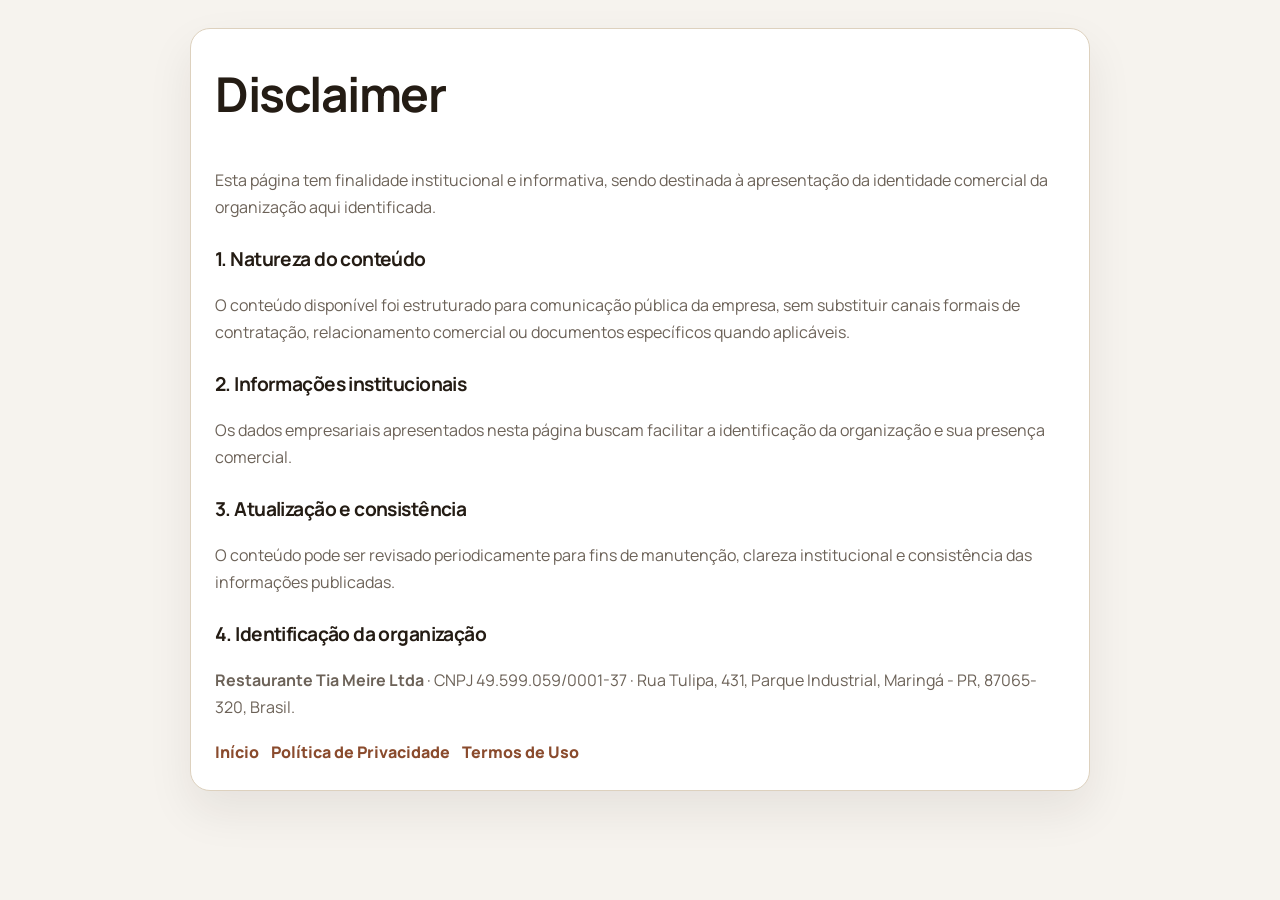
<file: prepol/disclaimer.html>
<!DOCTYPE html>
<html lang="pt-BR">
<head>
  <meta charset="UTF-8">
  <meta name="viewport" content="width=device-width, initial-scale=1.0">
  <meta name="robots" content="index,follow">
  <title>Disclaimer | Restaurante Tia Meire</title>
  <meta name="description" content="Disclaimer institucional do Restaurante Tia Meire Ltda.">
  <link rel="preconnect" href="https://fonts.googleapis.com">
  <link rel="preconnect" href="https://fonts.gstatic.com" crossorigin>
  <link href="https://fonts.googleapis.com/css2?family=Manrope:wght@400;500;600;700;800&display=swap" rel="stylesheet">
  <style>
    body { margin: 0; font-family: "Manrope", sans-serif; background: #f6f3ee; color: #241c14; line-height: 1.7; }
    .wrap { width: min(calc(100% - 28px), 900px); margin: 0 auto; padding: 28px 0 36px; }
    .panel { background: #fff; border: 1px solid #ddd1be; border-radius: 20px; box-shadow: 0 20px 46px rgba(36,28,20,.08); padding: 24px; }
    h1, h2 { letter-spacing: -0.03em; }
    h1 { margin-top: 0; font-size: clamp(2rem, 5vw, 3rem); }
    h2 { margin: 22px 0 8px; font-size: 1.2rem; }
    p, li { color: #6c6258; }
    a { color: #8a4b2d; text-decoration: none; font-weight: 800; }
    .links { display: flex; flex-wrap: wrap; gap: 12px; margin-top: 18px; }
  </style>
</head>
<body>
  <div class="wrap">
    <div class="panel">
      <h1>Disclaimer</h1>
      <p>Esta página tem finalidade institucional e informativa, sendo destinada à apresentação da identidade comercial da organização aqui identificada.</p>

      <h2>1. Natureza do conteúdo</h2>
      <p>O conteúdo disponível foi estruturado para comunicação pública da empresa, sem substituir canais formais de contratação, relacionamento comercial ou documentos específicos quando aplicáveis.</p>

      <h2>2. Informações institucionais</h2>
      <p>Os dados empresariais apresentados nesta página buscam facilitar a identificação da organização e sua presença comercial.</p>

      <h2>3. Atualização e consistência</h2>
      <p>O conteúdo pode ser revisado periodicamente para fins de manutenção, clareza institucional e consistência das informações publicadas.</p>

      <h2>4. Identificação da organização</h2>
      <p><strong>Restaurante Tia Meire Ltda</strong> · CNPJ 49.599.059/0001-37 · Rua Tulipa, 431, Parque Industrial, Maringá - PR, 87065-320, Brasil.</p>

      <div class="links">
        <a href="index.html">Início</a>
        <a href="privacy.html">Política de Privacidade</a>
        <a href="terms.html">Termos de Uso</a>
      </div>
    </div>
  </div>
</body>
</html>
</file>
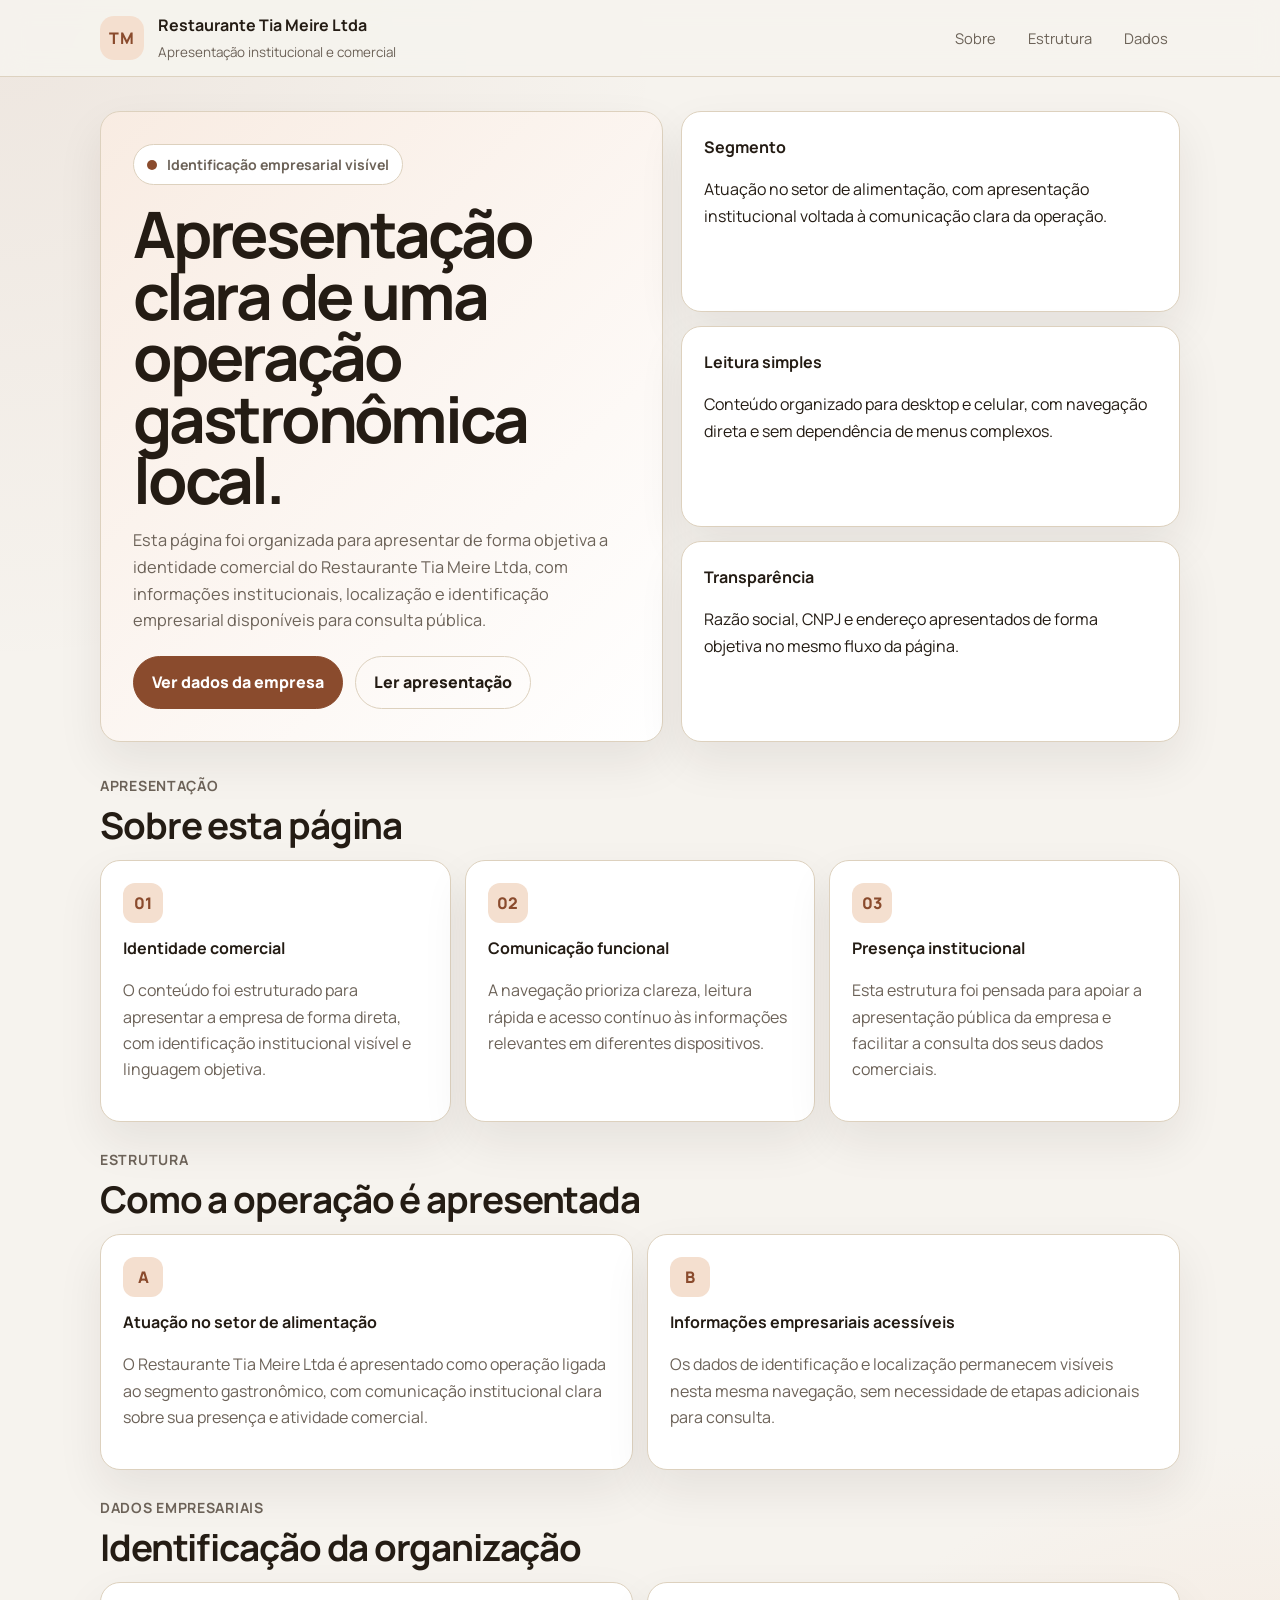
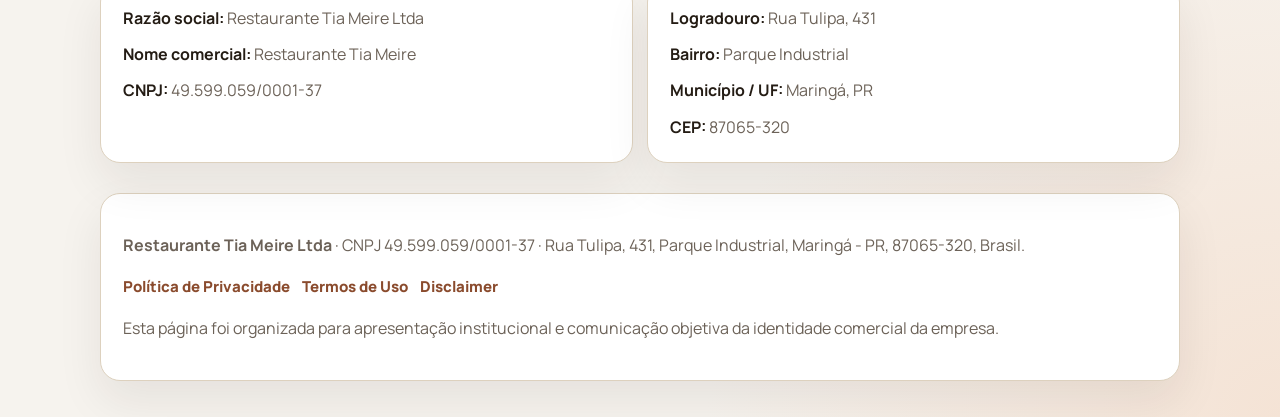
<file: prepol/prepol.html>
<!DOCTYPE html>
<html lang="pt-BR">
<head>
  <meta charset="UTF-8">
  <meta name="viewport" content="width=device-width, initial-scale=1.0">
  <meta name="robots" content="index,follow">
  <title>Restaurante Tia Meire | Apresentação Institucional</title>
  <meta name="description" content="Página institucional do Restaurante Tia Meire Ltda com apresentação da empresa, identificação comercial e informações de contato.">
  <link rel="preconnect" href="https://fonts.googleapis.com">
  <link rel="preconnect" href="https://fonts.gstatic.com" crossorigin>
  <link href="https://fonts.googleapis.com/css2?family=Manrope:wght@400;500;600;700;800&display=swap" rel="stylesheet">
  <style>
    :root {
      --bg: #f6f3ee;
      --surface: #ffffff;
      --surface-soft: #efe7da;
      --line: #ddd1be;
      --text: #241c14;
      --muted: #6c6258;
      --accent: #8a4b2d;
      --accent-soft: #f4dfcf;
      --radius: 20px;
      --shadow: 0 20px 46px rgba(36, 28, 20, 0.08);
      --max: 1080px;
    }

    * { box-sizing: border-box; }
    body {
      margin: 0;
      font-family: "Manrope", sans-serif;
      color: var(--text);
      background:
        radial-gradient(circle at top left, rgba(138, 75, 45, 0.08), transparent 28%),
        radial-gradient(circle at bottom right, rgba(244, 223, 207, 0.8), transparent 24%),
        var(--bg);
      line-height: 1.65;
    }

    a { color: inherit; text-decoration: none; }

    .wrap {
      width: min(calc(100% - 28px), var(--max));
      margin: 0 auto;
    }

    header {
      position: sticky;
      top: 0;
      z-index: 20;
      background: rgba(246, 243, 238, 0.92);
      backdrop-filter: blur(12px);
      border-bottom: 1px solid rgba(221, 209, 190, 0.95);
    }

    .topbar {
      min-height: 76px;
      display: flex;
      align-items: center;
      justify-content: space-between;
      gap: 18px;
    }

    .brand {
      display: flex;
      align-items: center;
      gap: 14px;
      min-width: 0;
    }

    .brand-mark {
      width: 44px;
      height: 44px;
      border-radius: 14px;
      display: grid;
      place-items: center;
      background: var(--accent-soft);
      color: var(--accent);
      font-weight: 800;
      letter-spacing: 0.04em;
      flex: 0 0 auto;
    }

    .brand strong {
      display: block;
      font-size: 1rem;
    }

    .brand small {
      color: var(--muted);
      font-size: 0.84rem;
    }

    nav {
      display: flex;
      flex-wrap: wrap;
      gap: 8px;
    }

    nav a {
      padding: 9px 12px;
      border-radius: 999px;
      color: var(--muted);
      font-size: 0.92rem;
    }

    nav a:hover {
      background: var(--surface-soft);
      color: var(--text);
    }

    .hero {
      padding: 34px 0 18px;
      display: grid;
      grid-template-columns: minmax(0, 1.06fr) minmax(300px, 0.94fr);
      gap: 18px;
      align-items: stretch;
    }

    .panel, .card, footer {
      background: var(--surface);
      border: 1px solid var(--line);
      border-radius: var(--radius);
      box-shadow: var(--shadow);
    }

    .hero-main {
      padding: 32px;
      background:
        linear-gradient(135deg, rgba(244, 223, 207, 0.6), rgba(255, 255, 255, 0.98)),
        var(--surface);
    }

    .eyebrow {
      display: inline-flex;
      align-items: center;
      gap: 10px;
      padding: 8px 13px;
      border-radius: 999px;
      background: #fff;
      border: 1px solid var(--line);
      color: var(--muted);
      font-size: 0.88rem;
      font-weight: 700;
    }

    .eyebrow::before {
      content: "";
      width: 10px;
      height: 10px;
      border-radius: 50%;
      background: var(--accent);
    }

    h1 {
      margin: 18px 0 12px;
      font-size: clamp(2.2rem, 5vw, 4.15rem);
      line-height: 0.96;
      letter-spacing: -0.05em;
      max-width: 10ch;
    }

    .lead, .card p, footer p, li {
      color: var(--muted);
    }

    .lead {
      max-width: 58ch;
      font-size: 1.02rem;
    }

    .actions {
      display: flex;
      flex-wrap: wrap;
      gap: 12px;
      margin-top: 22px;
    }

    .button {
      display: inline-flex;
      align-items: center;
      justify-content: center;
      min-height: 48px;
      padding: 12px 18px;
      border-radius: 999px;
      font-weight: 800;
      border: 1px solid var(--line);
    }

    .button.primary {
      background: var(--accent);
      color: #fff;
      border-color: var(--accent);
    }

    .hero-side {
      display: grid;
      gap: 14px;
    }

    .summary {
      padding: 22px;
    }

    .summary strong {
      display: block;
      margin-bottom: 6px;
      font-size: 1rem;
    }

    section {
      padding: 12px 0;
    }

    .section-head {
      margin-bottom: 14px;
    }

    .section-head span {
      color: var(--muted);
      font-size: 0.88rem;
      font-weight: 700;
      text-transform: uppercase;
      letter-spacing: 0.05em;
    }

    h2 {
      margin: 8px 0 0;
      font-size: clamp(1.55rem, 3vw, 2.3rem);
      line-height: 1.08;
      letter-spacing: -0.03em;
    }

    .grid-3, .grid-2 {
      display: grid;
      gap: 14px;
    }

    .grid-3 { grid-template-columns: repeat(3, minmax(0, 1fr)); }
    .grid-2 { grid-template-columns: repeat(2, minmax(0, 1fr)); }

    .card {
      padding: 22px;
    }

    .icon {
      width: 40px;
      height: 40px;
      border-radius: 12px;
      display: grid;
      place-items: center;
      background: var(--accent-soft);
      color: var(--accent);
      font-weight: 800;
      margin-bottom: 12px;
    }

    .card h3 {
      margin: 0 0 10px;
      font-size: 1rem;
    }

    .facts {
      list-style: none;
      margin: 0;
      padding: 0;
    }

    .facts li + li {
      margin-top: 10px;
    }

    .facts strong {
      color: var(--text);
    }

    footer {
      margin: 18px 0 36px;
      padding: 22px;
    }

    .footer-links {
      display: flex;
      flex-wrap: wrap;
      gap: 12px;
      margin: 12px 0;
    }

    .footer-links a {
      color: var(--accent);
      font-weight: 800;
      font-size: 0.94rem;
    }

    @media (max-width: 920px) {
      .hero, .grid-3, .grid-2 {
        grid-template-columns: 1fr;
      }

      .topbar {
        padding: 10px 0;
        align-items: flex-start;
        flex-direction: column;
      }
    }
  </style>
</head>
<body>
  <header>
    <div class="wrap topbar">
      <div class="brand">
        <div class="brand-mark">TM</div>
        <div>
          <strong>Restaurante Tia Meire Ltda</strong>
          <small>Apresentação institucional e comercial</small>
        </div>
      </div>
      <nav>
        <a href="#sobre">Sobre</a>
        <a href="#estrutura">Estrutura</a>
        <a href="#dados">Dados</a>
      </nav>
    </div>
  </header>

  <div class="wrap">
    <main>
      <section class="hero">
        <article class="panel hero-main">
          <div class="eyebrow">Identificação empresarial visível</div>
          <h1>Apresentação clara de uma operação gastronômica local.</h1>
          <p class="lead">Esta página foi organizada para apresentar de forma objetiva a identidade comercial do Restaurante Tia Meire Ltda, com informações institucionais, localização e identificação empresarial disponíveis para consulta pública.</p>
          <div class="actions">
            <a class="button primary" href="#dados">Ver dados da empresa</a>
            <a class="button" href="#sobre">Ler apresentação</a>
          </div>
        </article>

        <aside class="hero-side">
          <div class="panel summary">
            <strong>Segmento</strong>
            <p>Atuação no setor de alimentação, com apresentação institucional voltada à comunicação clara da operação.</p>
          </div>
          <div class="panel summary">
            <strong>Leitura simples</strong>
            <p>Conteúdo organizado para desktop e celular, com navegação direta e sem dependência de menus complexos.</p>
          </div>
          <div class="panel summary">
            <strong>Transparência</strong>
            <p>Razão social, CNPJ e endereço apresentados de forma objetiva no mesmo fluxo da página.</p>
          </div>
        </aside>
      </section>

      <section id="sobre">
        <div class="section-head">
          <span>Apresentação</span>
          <h2>Sobre esta página</h2>
        </div>
        <div class="grid-3">
          <article class="card">
            <div class="icon">01</div>
            <h3>Identidade comercial</h3>
            <p>O conteúdo foi estruturado para apresentar a empresa de forma direta, com identificação institucional visível e linguagem objetiva.</p>
          </article>
          <article class="card">
            <div class="icon">02</div>
            <h3>Comunicação funcional</h3>
            <p>A navegação prioriza clareza, leitura rápida e acesso contínuo às informações relevantes em diferentes dispositivos.</p>
          </article>
          <article class="card">
            <div class="icon">03</div>
            <h3>Presença institucional</h3>
            <p>Esta estrutura foi pensada para apoiar a apresentação pública da empresa e facilitar a consulta dos seus dados comerciais.</p>
          </article>
        </div>
      </section>

      <section id="estrutura">
        <div class="section-head">
          <span>Estrutura</span>
          <h2>Como a operação é apresentada</h2>
        </div>
        <div class="grid-2">
          <article class="card">
            <div class="icon">A</div>
            <h3>Atuação no setor de alimentação</h3>
            <p>O Restaurante Tia Meire Ltda é apresentado como operação ligada ao segmento gastronômico, com comunicação institucional clara sobre sua presença e atividade comercial.</p>
          </article>
          <article class="card">
            <div class="icon">B</div>
            <h3>Informações empresariais acessíveis</h3>
            <p>Os dados de identificação e localização permanecem visíveis nesta mesma navegação, sem necessidade de etapas adicionais para consulta.</p>
          </article>
        </div>
      </section>

      <section id="dados">
        <div class="section-head">
          <span>Dados empresariais</span>
          <h2>Identificação da organização</h2>
        </div>
        <div class="grid-2">
          <article class="card">
            <ul class="facts">
              <li><strong>Razão social:</strong> Restaurante Tia Meire Ltda</li>
              <li><strong>Nome comercial:</strong> Restaurante Tia Meire</li>
              <li><strong>CNPJ:</strong> 49.599.059/0001-37</li>
            </ul>
          </article>
          <article class="card">
            <ul class="facts">
              <li><strong>Logradouro:</strong> Rua Tulipa, 431</li>
              <li><strong>Bairro:</strong> Parque Industrial</li>
              <li><strong>Município / UF:</strong> Maringá, PR</li>
              <li><strong>CEP:</strong> 87065-320</li>
            </ul>
          </article>
        </div>
      </section>
    </main>

    <footer>
      <p><strong>Restaurante Tia Meire Ltda</strong> · CNPJ 49.599.059/0001-37 · Rua Tulipa, 431, Parque Industrial, Maringá - PR, 87065-320, Brasil.</p>
      <div class="footer-links">
        <a href="privacy.html">Política de Privacidade</a>
        <a href="terms.html">Termos de Uso</a>
        <a href="disclaimer.html">Disclaimer</a>
      </div>
      <p>Esta página foi organizada para apresentação institucional e comunicação objetiva da identidade comercial da empresa.</p>
    </footer>
  </div>
</body>
</html>
</file>
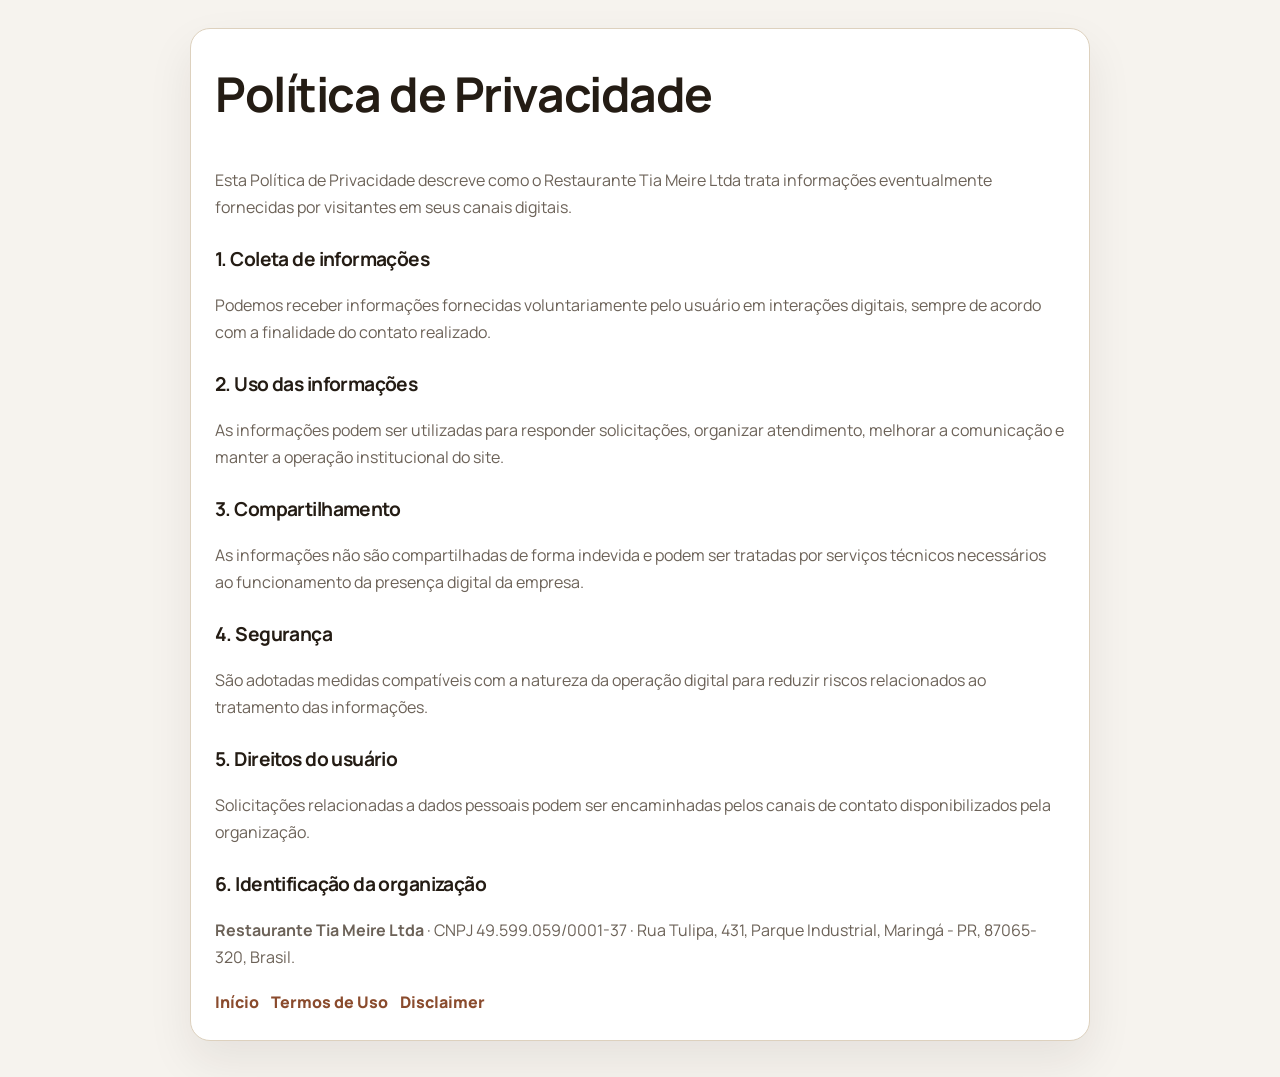
<file: prepol/privacy.html>
<!DOCTYPE html>
<html lang="pt-BR">
<head>
  <meta charset="UTF-8">
  <meta name="viewport" content="width=device-width, initial-scale=1.0">
  <meta name="robots" content="index,follow">
  <title>Política de Privacidade | Restaurante Tia Meire</title>
  <meta name="description" content="Política de Privacidade do Restaurante Tia Meire Ltda.">
  <link rel="preconnect" href="https://fonts.googleapis.com">
  <link rel="preconnect" href="https://fonts.gstatic.com" crossorigin>
  <link href="https://fonts.googleapis.com/css2?family=Manrope:wght@400;500;600;700;800&display=swap" rel="stylesheet">
  <style>
    body { margin: 0; font-family: "Manrope", sans-serif; background: #f6f3ee; color: #241c14; line-height: 1.7; }
    .wrap { width: min(calc(100% - 28px), 900px); margin: 0 auto; padding: 28px 0 36px; }
    .panel { background: #fff; border: 1px solid #ddd1be; border-radius: 20px; box-shadow: 0 20px 46px rgba(36,28,20,.08); padding: 24px; }
    h1, h2 { letter-spacing: -0.03em; }
    h1 { margin-top: 0; font-size: clamp(2rem, 5vw, 3rem); }
    h2 { margin: 22px 0 8px; font-size: 1.2rem; }
    p, li { color: #6c6258; }
    a { color: #8a4b2d; text-decoration: none; font-weight: 800; }
    .links { display: flex; flex-wrap: wrap; gap: 12px; margin-top: 18px; }
  </style>
</head>
<body>
  <div class="wrap">
    <div class="panel">
      <h1>Política de Privacidade</h1>
      <p>Esta Política de Privacidade descreve como o Restaurante Tia Meire Ltda trata informações eventualmente fornecidas por visitantes em seus canais digitais.</p>

      <h2>1. Coleta de informações</h2>
      <p>Podemos receber informações fornecidas voluntariamente pelo usuário em interações digitais, sempre de acordo com a finalidade do contato realizado.</p>

      <h2>2. Uso das informações</h2>
      <p>As informações podem ser utilizadas para responder solicitações, organizar atendimento, melhorar a comunicação e manter a operação institucional do site.</p>

      <h2>3. Compartilhamento</h2>
      <p>As informações não são compartilhadas de forma indevida e podem ser tratadas por serviços técnicos necessários ao funcionamento da presença digital da empresa.</p>

      <h2>4. Segurança</h2>
      <p>São adotadas medidas compatíveis com a natureza da operação digital para reduzir riscos relacionados ao tratamento das informações.</p>

      <h2>5. Direitos do usuário</h2>
      <p>Solicitações relacionadas a dados pessoais podem ser encaminhadas pelos canais de contato disponibilizados pela organização.</p>

      <h2>6. Identificação da organização</h2>
      <p><strong>Restaurante Tia Meire Ltda</strong> · CNPJ 49.599.059/0001-37 · Rua Tulipa, 431, Parque Industrial, Maringá - PR, 87065-320, Brasil.</p>

      <div class="links">
        <a href="index.html">Início</a>
        <a href="terms.html">Termos de Uso</a>
        <a href="disclaimer.html">Disclaimer</a>
      </div>
    </div>
  </div>
</body>
</html>
</file>
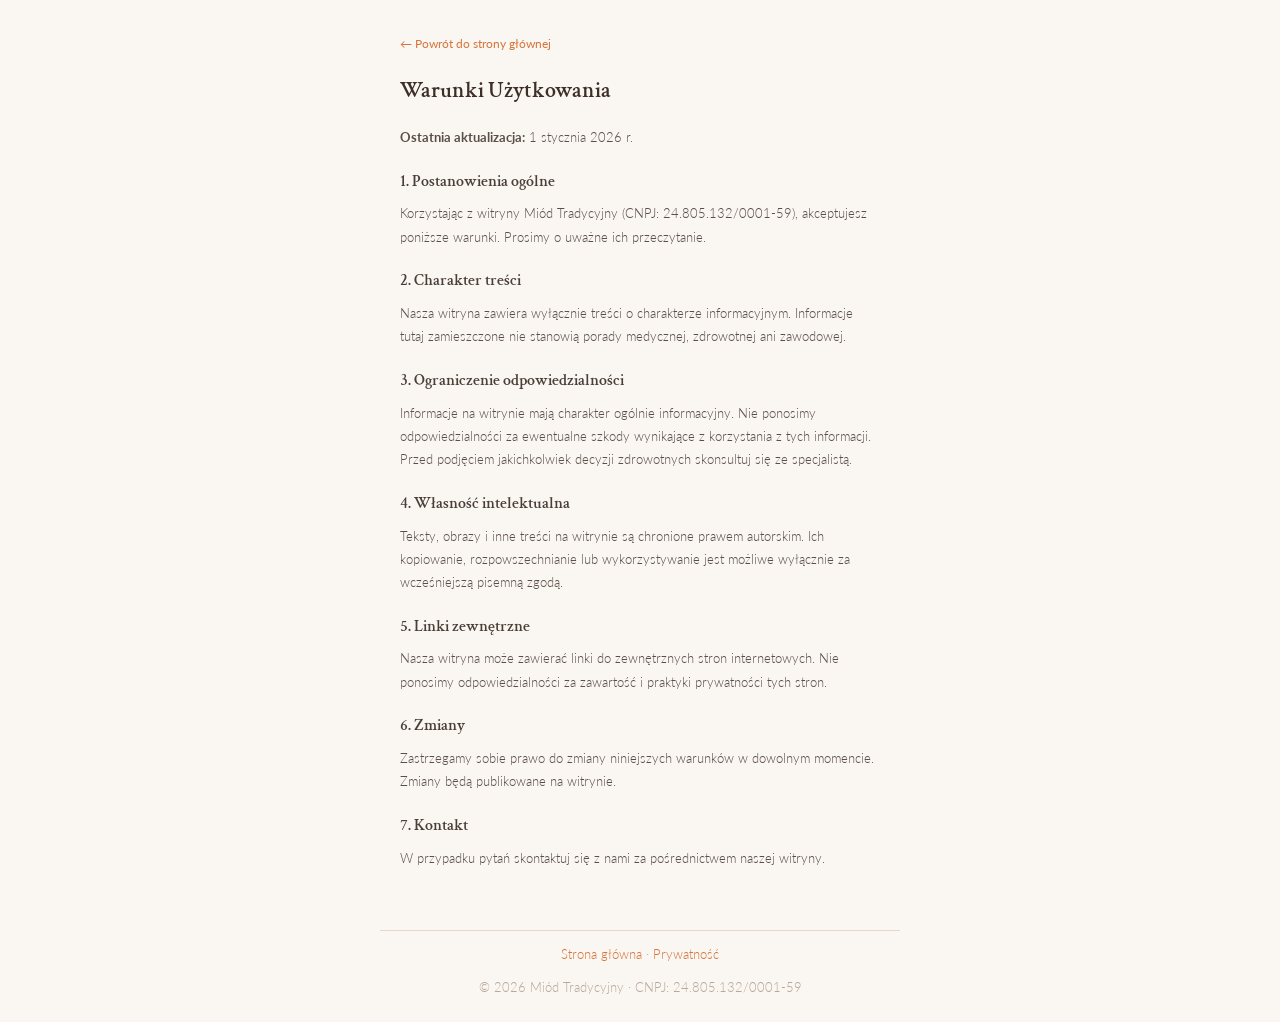
<file: prepol/terms.html>
<!DOCTYPE html>
<html lang="pl">
<head>
<meta charset="UTF-8">
<meta name="viewport" content="width=device-width, initial-scale=1.0">
<title>Warunki Użytkowania — Miód Tradycyjny</title>
<link rel="preconnect" href="https://fonts.googleapis.com">
<link rel="preconnect" href="https://fonts.gstatic.com" crossorigin>
<link href="https://fonts.googleapis.com/css2?family=Crimson+Text:wght@400;600&family=Lato:wght@300;400&display=swap" rel="stylesheet">
<style>
*{margin:0;padding:0;box-sizing:border-box}
body{font-family:'Lato',sans-serif;background:#faf6f1;color:#5a4f48;line-height:1.8;font-size:14px;-webkit-font-smoothing:antialiased}
.w{max-width:520px;margin:0 auto;padding:30px 20px 50px}
h1{font-family:'Crimson Text',serif;font-size:22px;color:#3d2f27;margin-bottom:16px;font-weight:600}
h2{font-family:'Crimson Text',serif;font-size:16px;color:#4a3f38;margin:18px 0 6px;font-weight:600}
p{margin-bottom:10px;font-weight:300;font-size:13px}
a{color:#d4753d;text-decoration:none}a:hover{text-decoration:underline}
.back{display:inline-block;margin-bottom:16px;font-size:12px;color:#d4753d}
footer{max-width:520px;margin:0 auto;padding:12px 20px;text-align:center;font-size:7.5px;color:#b8a89a;border-top:1px solid #e8d8cc}
</style>
</head>
<body>
<div class="w">
<a href="index.html" class="back">← Powrót do strony głównej</a>
<h1>Warunki Użytkowania</h1>
<p><strong>Ostatnia aktualizacja:</strong> 1 stycznia 2026 r.</p>

<h2>1. Postanowienia ogólne</h2>
<p>Korzystając z witryny Miód Tradycyjny (CNPJ: 24.805.132/0001-59), akceptujesz poniższe warunki. Prosimy o uważne ich przeczytanie.</p>

<h2>2. Charakter treści</h2>
<p>Nasza witryna zawiera wyłącznie treści o charakterze informacyjnym. Informacje tutaj zamieszczone nie stanowią porady medycznej, zdrowotnej ani zawodowej.</p>

<h2>3. Ograniczenie odpowiedzialności</h2>
<p>Informacje na witrynie mają charakter ogólnie informacyjny. Nie ponosimy odpowiedzialności za ewentualne szkody wynikające z korzystania z tych informacji. Przed podjęciem jakichkolwiek decyzji zdrowotnych skonsultuj się ze specjalistą.</p>

<h2>4. Własność intelektualna</h2>
<p>Teksty, obrazy i inne treści na witrynie są chronione prawem autorskim. Ich kopiowanie, rozpowszechnianie lub wykorzystywanie jest możliwe wyłącznie za wcześniejszą pisemną zgodą.</p>

<h2>5. Linki zewnętrzne</h2>
<p>Nasza witryna może zawierać linki do zewnętrznych stron internetowych. Nie ponosimy odpowiedzialności za zawartość i praktyki prywatności tych stron.</p>

<h2>6. Zmiany</h2>
<p>Zastrzegamy sobie prawo do zmiany niniejszych warunków w dowolnym momencie. Zmiany będą publikowane na witrynie.</p>

<h2>7. Kontakt</h2>
<p>W przypadku pytań skontaktuj się z nami za pośrednictwem naszej witryny.</p>
</div>
<footer>
<p><a href="index.html">Strona główna</a> · <a href="privacy.html">Prywatność</a></p>
<p style="margin-top:2px">© 2026 Miód Tradycyjny · CNPJ: 24.805.132/0001-59</p>
</footer>
</body>
</html>
</file>
